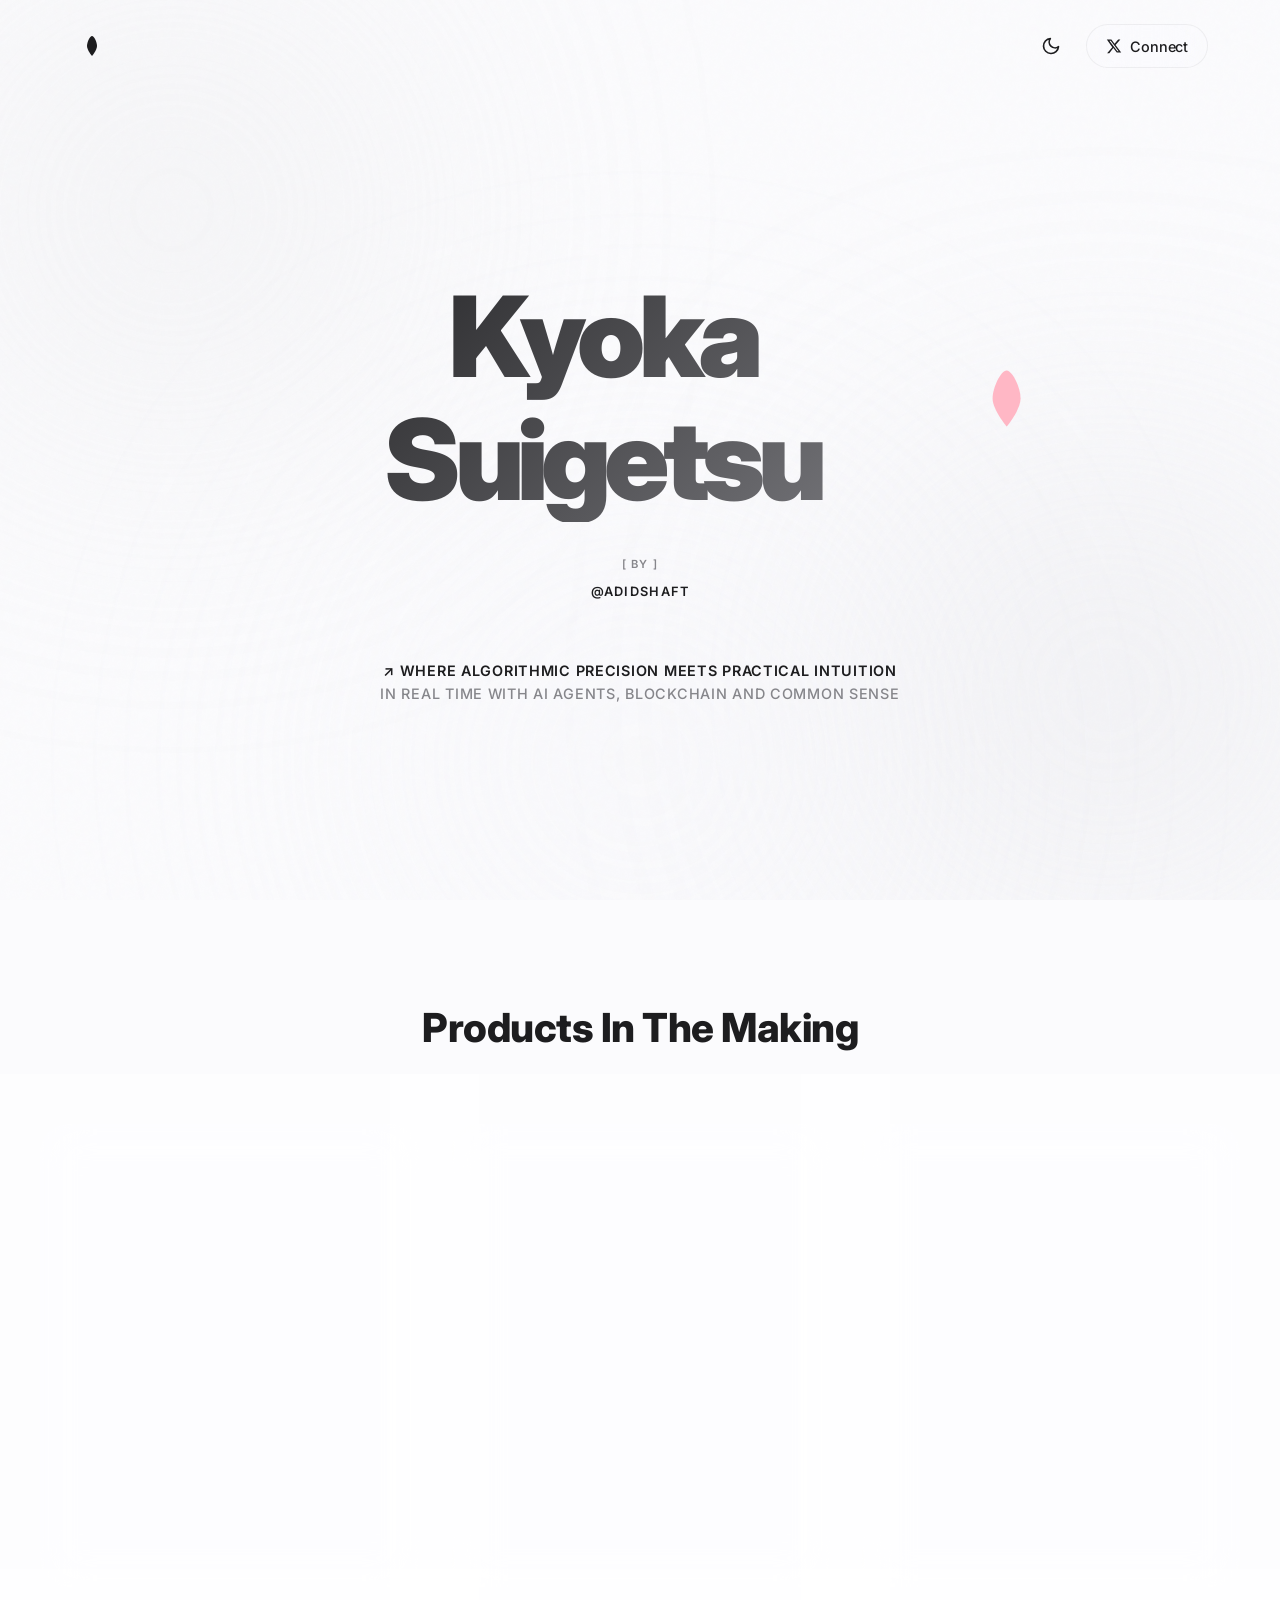
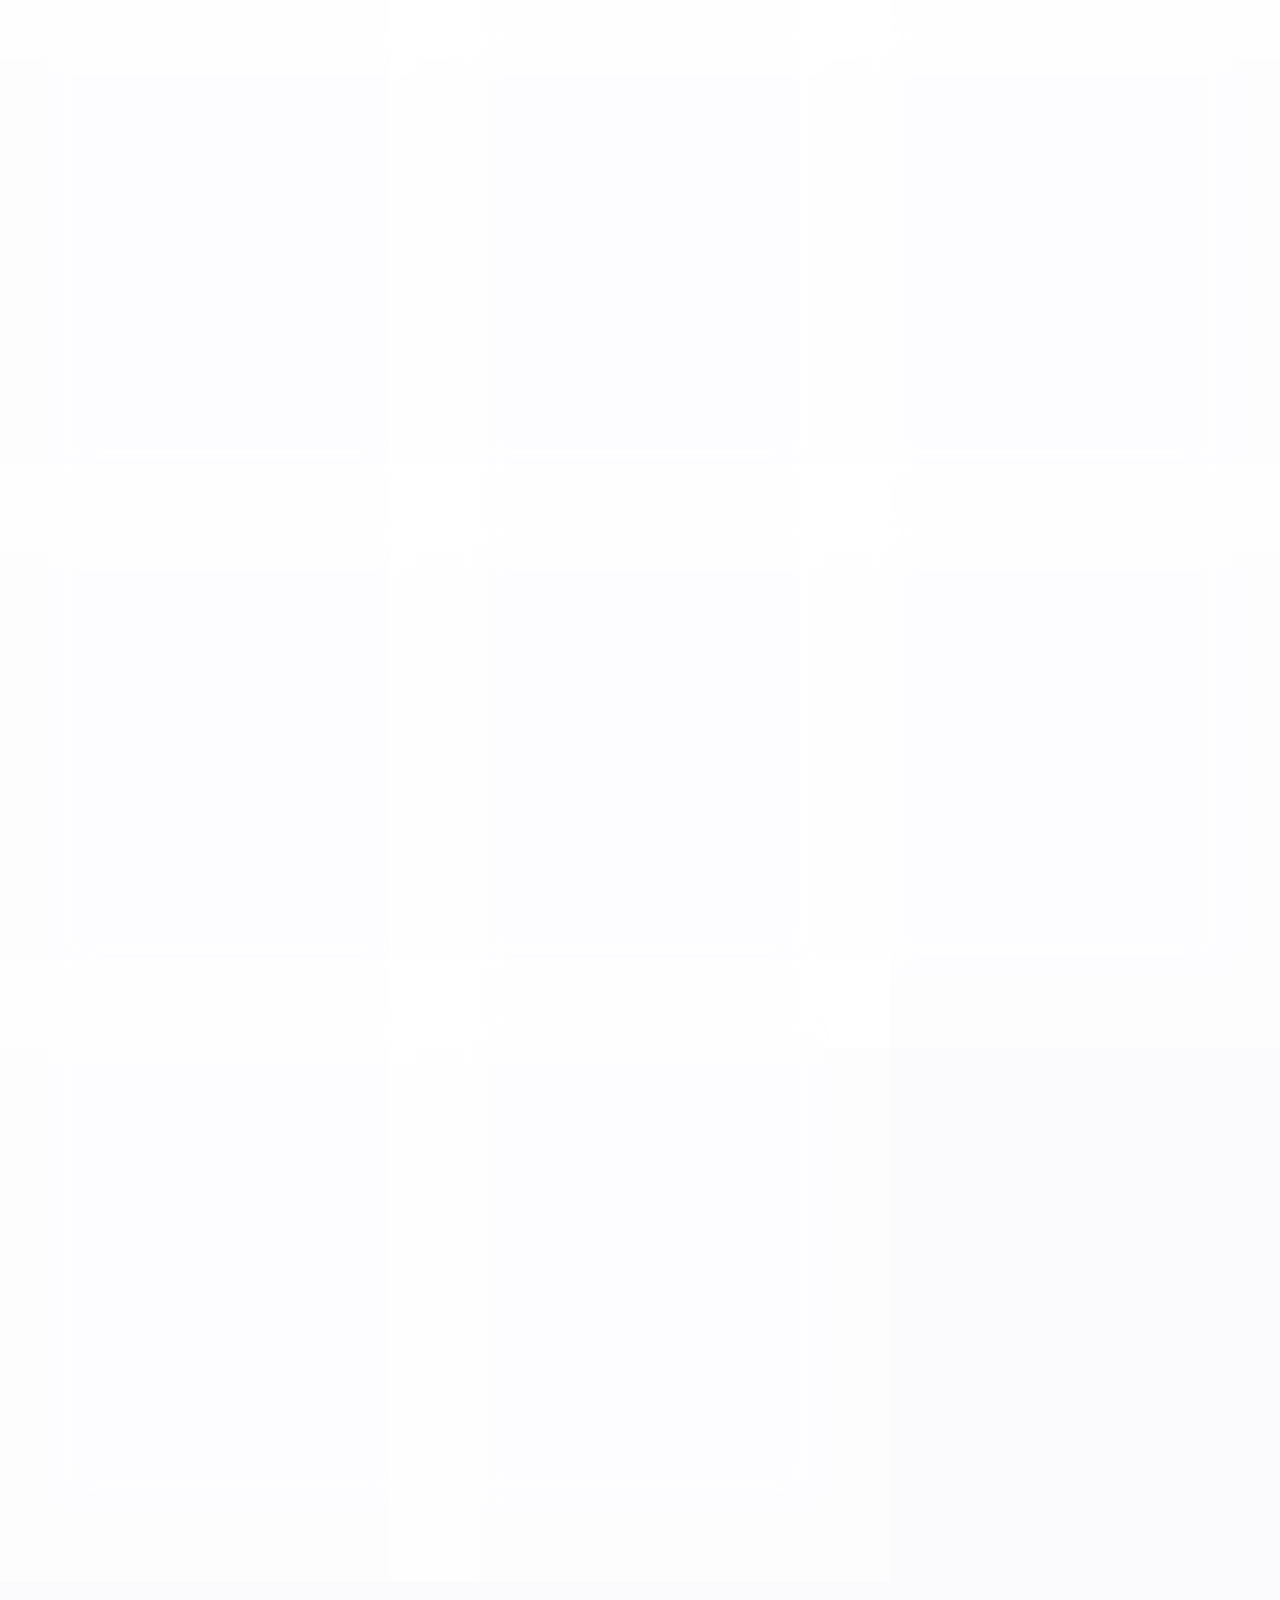
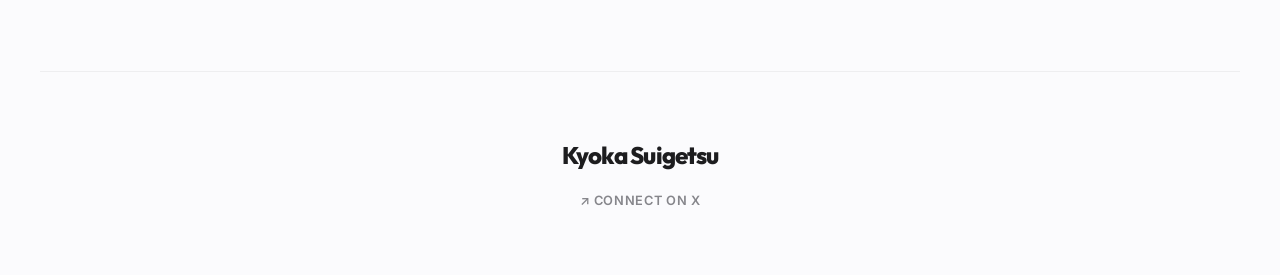
<file: index.html>
<!DOCTYPE html>
<html lang="en">

<head>
    <meta charset="UTF-8">
    <meta name="viewport" content="width=device-width, initial-scale=1.0">
    <title>Kyoka Suigetsu | Tech Growth & AI Agents</title>
    <meta name="description"
        content="Real Time problem solving with AI Agents, Blockchain and common sense. Tech Growth advising for Developer Adoption.">

    <!-- Open Graph / Facebook -->
    <meta property="og:type" content="website">
    <meta property="og:url" content="https://kyokasuigetsu.xyz/">
    <meta property="og:title" content="Kyoka Suigetsu | Tech Growth & AI Agents">
    <meta property="og:description"
        content="Real Time problem solving with AI Agents, Blockchain and common sense. Tech Growth advising for Developer Adoption.">
    <meta property="og:image" content="https://kyokasuigetsu.xyz/images/og-image.png">

    <!-- Twitter -->
    <meta property="twitter:card" content="summary_large_image">
    <meta property="twitter:url" content="https://kyokasuigetsu.xyz/">
    <meta property="twitter:title" content="Kyoka Suigetsu | Tech Growth & AI Agents">
    <meta property="twitter:description"
        content="Real Time problem solving with AI Agents, Blockchain and common sense. Tech Growth advising for Developer Adoption.">
    <meta property="twitter:image" content="https://kyokasuigetsu.xyz/images/og-image.png">

    <link rel="preconnect" href="https://fonts.googleapis.com">
    <link rel="preconnect" href="https://fonts.gstatic.com" crossorigin>
    <link
        href="https://fonts.googleapis.com/css2?family=Inter:wght@300;400;600;800&family=Outfit:wght@300;400;600;800;900&display=swap"
        rel="stylesheet">
    <link rel="stylesheet" href="css/style.css">
</head>

<body>
    <div class="background-elements">
        <div class="glow glow-1"></div>
        <div class="glow glow-2"></div>
        <div class="glow glow-3"></div>
        <div class="noise-overlay"></div>
    </div>

    <nav class="navbar reveal-nav">
        <div class="container nav-container">
            <button id="sakura-btn" class="logo-btn" aria-label="Sakura Animation">
                <svg viewBox="0 0 24 24" class="sakura-icon" fill="currentColor">
                    <path d="M12,2 C10,2 7,8 7,12 C7,16 12,22 12,22 C12,22 17,16 17,12 C17,8 14,2 12,2 Z" />
                </svg>
            </button>
            <div class="nav-actions" style="display: flex; align-items: center; gap: 1rem;">
                <button id="theme-toggle" class="theme-btn" aria-label="Toggle theme">
                    <svg class="sun-icon" viewBox="0 0 24 24" fill="none" stroke="currentColor" stroke-width="2"
                        stroke-linecap="round" stroke-linejoin="round" style="width: 20px; height: 20px;">
                        <circle cx="12" cy="12" r="5"></circle>
                        <line x1="12" y1="1" x2="12" y2="3"></line>
                        <line x1="12" y1="21" x2="12" y2="23"></line>
                        <line x1="4.22" y1="4.22" x2="5.64" y2="5.64"></line>
                        <line x1="18.36" y1="18.36" x2="19.78" y2="19.78"></line>
                        <line x1="1" y1="12" x2="3" y2="12"></line>
                        <line x1="21" y1="12" x2="23" y2="12"></line>
                        <line x1="4.22" y1="19.78" x2="5.64" y2="18.36"></line>
                        <line x1="18.36" y1="5.64" x2="19.78" y2="4.22"></line>
                    </svg>
                    <svg class="moon-icon" viewBox="0 0 24 24" fill="none" stroke="currentColor" stroke-width="2"
                        stroke-linecap="round" stroke-linejoin="round" style="display:none; width: 20px; height: 20px;">
                        <path d="M21 12.79A9 9 0 1 1 11.21 3 7 7 0 0 0 21 12.79z"></path>
                    </svg>
                </button>
                <a href="https://x.com/adidshaft" target="_blank" rel="noopener noreferrer" class="social-btn">
                    <svg viewBox="0 0 24 24" aria-hidden="true" class="x-icon">
                        <path
                            d="M18.244 2.25h3.308l-7.227 8.26 8.502 11.24H16.17l-5.214-6.817L4.99 22.75H1.68l7.73-8.835L1.254 2.25H8.08l4.713 6.231zm-1.161 17.52h1.833L7.084 4.126H5.117z">
                        </path>
                    </svg>
                    <span class="btn-text">Connect</span>
                </a>
            </div>
        </div>
    </nav>

    <main>
        <section class="hero-section container">
            <div class="hero-content reveal-on-scroll"
                style="display: flex; flex-direction: column; align-items: center; text-align: center;">
                <h1 class="hero-title gradient-text"
                    style="font-size: clamp(3rem, 10vw, 7rem); letter-spacing: -0.06em; margin-bottom: 2rem; display: flex; align-items: center; justify-content: center; gap: 0.5rem;">
                    Kyoka Suigetsu
                    <span id="hero-sakura-btn"
                        style="cursor: pointer; display: inline-flex; transition: transform 0.3s ease; color: #ffb7c5;"
                        onmouseover="this.style.transform='scale(1.2) rotate(15deg)'"
                        onmouseout="this.style.transform='scale(1) rotate(0deg)'">
                        <svg viewBox="0 0 24 24" width="0.6em" height="0.6em" fill="currentColor">
                            <path d="M12,2 C10,2 7,8 7,12 C7,16 12,22 12,22 C12,22 17,16 17,12 C17,8 14,2 12,2 Z" />
                        </svg>
                    </span>
                </h1>

                <div
                    style="font-size: 0.8rem; letter-spacing: 0.1em; text-transform: uppercase; font-weight: 600; color: var(--text-primary); margin-bottom: 3.5rem;">
                    <span style="color: var(--text-secondary); font-size: 0.7rem;">[ BY ]</span><br>
                    <a href="https://x.com/adidshaft" target="_blank" rel="noopener noreferrer"
                        style="color: inherit; text-decoration: none; display: inline-block; margin-top: 0.5rem; transition: opacity 0.3s;"
                        onmouseover="this.style.opacity='0.7'" onmouseout="this.style.opacity='1'">@ADIDSHAFT</a>
                </div>

                <p class="hero-subtitle"
                    style="max-width: 800px; margin: 0 auto; font-size: 0.9rem; text-transform: uppercase; letter-spacing: 0.05em; line-height: 1.6; font-weight: 600; color: var(--text-primary);">
                    ↗ WHERE ALGORITHMIC PRECISION MEETS PRACTICAL INTUITION<br>
                    <span style="color: var(--text-secondary); font-weight: 500;">IN REAL TIME WITH AI AGENTS,
                        BLOCKCHAIN AND COMMON SENSE</span>
                </p>
            </div>
        </section>

        <section class="products-section container reveal-on-scroll">
            <h2 class="section-title">Products In The Making</h2>
            <div class="products-grid">
                <a href="https://apps.apple.com/in/app/alter-end-of-swiping/id6759530586" target="_blank" rel="noopener noreferrer"
                    style="text-decoration: none; color: inherit; display: block;" class="product-card" id="alter-card">
                    <div class="card-content">
                        <div class="product-icon-wrapper">
                            <img src="images/alter_app_icon.png" alt="Alter App Icon" class="product-icon"
                                id="alter-icon"
                                onerror="this.onerror=null; this.src='data:image/svg+xml,%3Csvg xmlns=\'http://www.w3.org/2000/svg\' width=\'100\' height=\'100\' viewBox=\'0 0 100 100\'%3E%3Crect width=\'100\' height=\'100\' fill=\'%23333\'/%3E%3Ctext x=\'50\' y=\'50\' font-family=\'Arial\' font-size=\'14\' fill=\'white\' text-anchor=\'middle\' dy=\'.3em\'%3EAlter App%3C/text%3E%3C/svg%3E';">
                        </div>
                        <h3 class="product-name">ALTER</h3>
                        <p class="product-desc">Alter: End of Swiping. AI Agents for dating.</p>
                        <div class="product-tags">
                            <span class="tag">AI Agent</span>
                            <span class="tag">Dating</span>
                            <span class="tag">Human Compatibility</span>
                        </div>
                    </div>
                </a>

                <a href="https://github.com/adidshaft/arbiter" target="_blank" rel="noopener noreferrer"
                    style="text-decoration: none; color: inherit; display: block;" class="product-card" id="arbiter-card">
                    <div class="card-content">
                        <div class="product-icon-wrapper">
                            <img src="images/arbiter-logo.png" alt="Arbiter Logo" class="product-icon"
                                id="arbiter-icon" style="border-radius: 22%;">
                        </div>
                        <h3 class="product-name">Arbiter</h3>
                        <p class="product-desc">Automated DeFi management powered by AI Agents for Stables and yields.</p>
                        <div class="product-tags">
                            <span class="tag">AI Agents</span>
                            <span class="tag">DeFi</span>
                            <span class="tag">Stables</span>
                        </div>
                    </div>
                </a>

                <a href="https://atria.kyokasuigetsu.xyz" target="_blank" rel="noopener noreferrer"
                    style="text-decoration: none; color: inherit; display: block;" class="product-card" id="atria-card">
                    <div class="card-content">
                        <div class="product-icon-wrapper">
                            <img src="images/atria_icon.png" alt="Atria Icon" class="product-icon"
                                id="atria-icon" style="border-radius: 22%;">
                        </div>
                        <h3 class="product-name">Atria</h3>
                        <p class="product-desc">Private, local-first strap intelligence for recovery, sleep, strain, workouts, and trends on iPhone.</p>
                        <div class="product-tags">
                            <span class="tag">Health &amp; Fitness</span>
                            <span class="tag">Local First</span>
                            <span class="tag">iPhone</span>
                            <span class="tag">Bluetooth</span>
                        </div>
                    </div>
                </a>

                <a href="https://github.com/adidshaft/cribble" target="_blank" rel="noopener noreferrer"
                    style="text-decoration: none; color: inherit; display: block;" class="product-card" id="cribble-card">
                    <div class="card-content">
                        <div class="product-icon-wrapper">
                            <img src="images/cribble_icon.png" alt="Cribble Icon" class="product-icon"
                                id="cribble-icon" style="border-radius: 22%;">
                        </div>
                        <h3 class="product-name">Cribble</h3>
                        <p class="product-desc">Local intelligence for calm reading, connected notes, and private AI-assisted workflows.</p>
                        <div class="product-tags">
                            <span class="tag">Knowledge Tools</span>
                            <span class="tag">Local First</span>
                            <span class="tag">macOS</span>
                            <span class="tag">Open Source</span>
                        </div>
                    </div>
                </a>

                <a href="https://apps.apple.com/in/app/fizz-your-daily-braingasm/id6765945846" target="_blank" rel="noopener noreferrer"
                    style="text-decoration: none; color: inherit; display: block;" class="product-card" id="fizz-card">
                    <div class="card-content">
                        <div class="product-icon-wrapper">
                            <img src="images/fizz_icon.png" alt="Fizz Icon" class="product-icon"
                                id="fizz-icon" style="border-radius: 22%;">
                        </div>
                        <h3 class="product-name">Fizz</h3>
                        <p class="product-desc">Adaptive AI braingasm for your daily mental spark.</p>
                        <div class="product-tags">
                            <span class="tag">Adaptive AI</span>
                            <span class="tag">Consumer App</span>
                            <span class="tag">iOS</span>
                        </div>
                    </div>
                </a>

                <a href="https://icodex.kyokasuigetsu.xyz" target="_blank" rel="noopener noreferrer"
                    style="text-decoration: none; color: inherit; display: block;" class="product-card" id="icodex-card">
                    <div class="card-content">
                        <div class="product-icon-wrapper">
                            <img src="images/icodex_icon.png" alt="iCodex Icon" class="product-icon"
                                id="icodex-icon" style="border-radius: 22%;">
                        </div>
                        <h3 class="product-name">iCodex</h3>
                        <p class="product-desc">Control your Codex sessions from your iPhone. Same Mac, same threads.</p>
                        <div class="product-tags">
                            <span class="tag">AI</span>
                            <span class="tag">Codex</span>
                            <span class="tag">Utilities</span>
                        </div>
                    </div>
                </a>

                <a href="https://www.npmjs.com/package/mkreel" target="_blank" rel="noopener noreferrer"
                    style="text-decoration: none; color: inherit; display: block;" class="product-card" id="mkreel-card">
                    <div class="card-content">
                        <div class="product-icon-wrapper">
                            <img src="images/mkreel-logo.png" alt="mkreel Logo" class="product-icon"
                                id="mkreel-icon" style="border-radius: 22%;">
                        </div>
                        <h3 class="product-name">mkreel</h3>
                        <p class="product-desc">Creator-grade CLI for clipping YouTube videos into polished reels.</p>
                        <div class="product-tags">
                            <span class="tag">CLI Tool</span>
                            <span class="tag">Creator Tool</span>
                            <span class="tag">Reels</span>
                        </div>
                    </div>
                </a>

                <a href="https://rdr.kyokasuigetsu.xyz" target="_blank" rel="noopener noreferrer"
                    style="text-decoration: none; color: inherit; display: block;" class="product-card" id="rdr-card">
                    <div class="card-content">
                        <div class="product-icon-wrapper">
                            <img src="images/rdr.jpg" alt="RDR Logo" class="product-icon"
                                id="rdr-icon" style="border-radius: 22%;">
                        </div>
                        <h3 class="product-name">RDR: Agentic Era</h3>
                        <p class="product-desc">The autonomous western arena powered by AI Agents.</p>
                        <div class="product-tags">
                            <span class="tag">AI Agents</span>
                            <span class="tag">Gaming</span>
                            <span class="tag">x402</span>
                        </div>
                    </div>
                </a>

                <a href="https://github.com/adidshaft/ross-gemma4" target="_blank" rel="noopener noreferrer"
                    style="text-decoration: none; color: inherit; display: block;" class="product-card" id="ross-card">
                    <div class="card-content">
                        <div class="product-icon-wrapper">
                            <img src="images/ross_logo.svg" alt="ROSS Logo" class="product-icon"
                                id="ross-icon" style="border-radius: 22%;">
                        </div>
                        <h3 class="product-name">ROSS</h3>
                        <p class="product-desc">Private legal workbench for lawyers using Gemma 4 with MTP, MLX, and CoreAI.</p>
                        <div class="product-tags">
                            <span class="tag">CoreAI</span>
                            <span class="tag">Gemma 4</span>
                            <span class="tag">Legal AI</span>
                            <span class="tag">MLX</span>
                            <span class="tag">Private AI</span>
                        </div>
                    </div>
                </a>

                <a href="https://solanasuper.kyokasuigetsu.xyz" target="_blank" rel="noopener noreferrer"
                    style="text-decoration: none; color: inherit; display: block;" class="product-card" id="solanasuper-card">
                    <div class="card-content">
                        <div class="product-icon-wrapper">
                            <img src="images/solanasuper_icon.svg" alt="SolanaSuper Icon" class="product-icon"
                                id="solanasuper-icon">
                        </div>
                        <h3 class="product-name">SolanaSuper</h3>
                        <p class="product-desc">The decentralized super app for Solana. DeFi, offline mesh transactions, and sovereign data — in one.</p>
                        <div class="product-tags">
                            <span class="tag">DeFi</span>
                            <span class="tag">Offline Mesh</span>
                            <span class="tag">Offline Payment</span>
                            <span class="tag">Open Source</span>
                            <span class="tag">Solana</span>
                        </div>
                    </div>
                </a>

                <a href="https://github.com/adidshaft/starkveil" target="_blank" rel="noopener noreferrer"
                    style="text-decoration: none; color: inherit; display: block;" class="product-card" id="starkveil-card">
                    <div class="card-content">
                        <div class="product-icon-wrapper">
                            <img src="images/starkveil_icon.png" alt="StarkVeil Icon" class="product-icon"
                                id="starkveil-icon" style="border-radius: 22%;">
                        </div>
                        <h3 class="product-name">StarkVeil</h3>
                        <p class="product-desc">Native iOS Shielded Pool for Starknet. Total financial privacy with Zero-Knowledge STARK proofs generated directly on A-series silicon.</p>
                        <div class="product-tags">
                            <span class="tag">Crypto</span>
                            <span class="tag">Native Shielded Privacy</span>
                            <span class="tag">STARKs</span>
                            <span class="tag">Wallet</span>
                        </div>
                    </div>
                </a>

            </div>
        </section>
    </main>

    <footer class="footer container reveal-on-scroll">
        <div class="footer-content"
            style="flex-direction: column; align-items: center; justify-content: center; gap: 0.5rem; text-align: center;">
            <div class="footer-brand" style="font-size: 1.5rem; letter-spacing: -0.04em;">Kyoka Suigetsu</div>
            <div
                style="font-size: 0.8rem; font-weight: 600; letter-spacing: 0.05em; text-transform: uppercase; margin-top: 0.5rem;">
                <a href="https://x.com/adidshaft" target="_blank" rel="noopener noreferrer"
                    style="color: var(--text-secondary); text-decoration: none; transition: color 0.3s;"
                    onmouseover="this.style.color='var(--text-primary)'"
                    onmouseout="this.style.color='var(--text-secondary)'">↗ CONNECT ON X</a>
            </div>
        </div>
    </footer>

    <div id="sakura-container"></div>
    <script src="js/main.js"></script>
</body>

</html>
</file>
<file: css/style.css>
:root {
    --bg-dark: #fbfbfd;
    --bg-card: rgba(255, 255, 255, 0.6);
    --text-primary: #1d1d1f;
    --text-secondary: #86868b;
    --accent-glow: #e0e0e0;
    --accent-glow-2: #d1d1d6;
    --accent-glow-3: #f2f2f7;
    --border-color: rgba(0, 0, 0, 0.05);
    --glass-blur: blur(24px) saturate(180%);
    --nav-bg: rgba(251, 251, 253, 0.8);
    --badge-bg: rgba(255, 255, 255, 0.8);
    --badge-text: #1d1d1f;
    --tag-bg: rgba(0, 0, 0, 0.03);
    --tag-border: rgba(0, 0, 0, 0.05);
    --tag-text: #86868b;
    --img-bg: #f5f5f7;
    --shadow-soft: 0 10px 40px rgba(0, 0, 0, 0.05);
}

[data-theme="dark"] {
    --bg-dark: #000000;
    --bg-card: rgba(28, 28, 30, 0.6);
    --text-primary: #f5f5f7;
    --text-secondary: #86868b;
    --accent-glow: #1a1a1c;
    --accent-glow-2: #2c2c2e;
    --accent-glow-3: #111112;
    --border-color: rgba(255, 255, 255, 0.08);
    --nav-bg: rgba(0, 0, 0, 0.8);
    --badge-bg: rgba(28, 28, 30, 0.8);
    --badge-text: #f5f5f7;
    --tag-bg: rgba(255, 255, 255, 0.04);
    --tag-border: rgba(255, 255, 255, 0.08);
    --tag-text: #a1a1a6;
    --img-bg: #111111;
    --shadow-soft: 0 10px 40px rgba(0, 0, 0, 0.5);
}

* {
    margin: 0;
    padding: 0;
    box-sizing: border-box;
}

body {
    font-family: -apple-system, BlinkMacSystemFont, 'SF Pro Display', 'Inter', sans-serif;
    background-color: var(--bg-dark);
    color: var(--text-primary);
    overflow-x: hidden;
    line-height: 1.6;
    letter-spacing: -0.015em;
}

h1,
h2,
h3,
h4,
h5,
h6 {
    font-family: -apple-system, BlinkMacSystemFont, 'SF Pro Display', 'Inter', sans-serif;
}

/* Background Effects */
.background-elements {
    position: fixed;
    top: 0;
    left: 0;
    width: 100vw;
    height: 100vh;
    z-index: -1;
    overflow: hidden;
    pointer-events: none;
}

.glow {
    position: absolute;
    width: 600px;
    height: 600px;
    border-radius: 50%;
    filter: blur(140px);
    opacity: 0.5;
    animation: float 20s infinite ease-in-out alternate;
}

.glow-1 {
    top: -10%;
    left: -10%;
    background: radial-gradient(circle, var(--accent-glow) 0%, transparent 70%);
    animation-delay: 0s;
}

.glow-2 {
    bottom: -10%;
    right: -10%;
    background: radial-gradient(circle, var(--accent-glow-2) 0%, transparent 70%);
    animation-delay: -5s;
}

.glow-3 {
    top: 40%;
    left: 50%;
    transform: translateX(-50%);
    background: radial-gradient(circle, var(--accent-glow-3) 0%, transparent 70%);
    width: 800px;
    height: 800px;
    opacity: 0.3;
    animation-delay: -10s;
}

.noise-overlay {
    position: absolute;
    top: 0;
    left: 0;
    width: 100%;
    height: 100%;
    background-image: url('data:image/svg+xml,%3Csvg viewBox="0 0 200 200" xmlns="http://www.w3.org/2000/svg"%3E%3Cfilter id="noiseFilter"%3E%3CfeTurbulence type="fractalNoise" baseFrequency="0.65" numOctaves="3" stitchTiles="stitch"/%3E%3C/filter%3E%3Crect width="100%25" height="100%25" filter="url(%23noiseFilter)"/%3E%3C/svg%3E');
    opacity: 0.02;
    mix-blend-mode: overlay;
}

@keyframes float {
    0% {
        transform: translate(0, 0) scale(1);
    }

    50% {
        transform: translate(30px, -30px) scale(1.1);
    }

    100% {
        transform: translate(-20px, 20px) scale(0.9);
    }
}

/* Layout */
.container {
    max-width: 1200px;
    margin: 0 auto;
    padding: 0 2rem;
}

/* Navigation */
.navbar {
    padding: 1.5rem 0;
    position: fixed;
    top: 0;
    left: 0;
    width: 100%;
    z-index: 100;
    transition: background-color 0.3s, backdrop-filter 0.3s;
}

.navbar.scrolled {
    background-color: var(--nav-bg);
    backdrop-filter: var(--glass-blur);
    border-bottom: 1px solid var(--border-color);
}

.nav-container {
    display: flex;
    justify-content: space-between;
    align-items: center;
}

.logo-btn {
    background: none;
    border: none;
    cursor: pointer;
    padding: 0.5rem;
    display: flex;
    align-items: center;
    justify-content: center;
    color: var(--text-primary);
    transition: transform 0.3s ease, color 0.3s ease;
    border-radius: 50%;
}

.logo-btn:hover {
    transform: scale(1.1) rotate(15deg);
    color: #ffb7c5;
    /* Sakura pink on hover */
}

.sakura-icon {
    width: 24px;
    height: 24px;
}

.social-btn {
    display: flex;
    align-items: center;
    gap: 0.5rem;
    padding: 0.6rem 1.2rem;
    background: rgba(255, 255, 255, 0.05);
    border: 1px solid var(--border-color);
    border-radius: 100px;
    color: var(--text-primary);
    text-decoration: none;
    font-weight: 500;
    font-size: 0.9rem;
    transition: all 0.3s ease;
    backdrop-filter: var(--glass-blur);
}

.social-btn:hover {
    background: rgba(255, 255, 255, 0.1);
    transform: translateY(-2px);
    box-shadow: 0 10px 20px rgba(0, 0, 0, 0.2);
}

.x-icon {
    width: 16px;
    height: 16px;
    fill: currentColor;
}

/* Hero Section */
.hero-section {
    min-height: 100vh;
    display: flex;
    align-items: center;
    justify-content: center;
    text-align: center;
    padding-top: 80px;
}

.hero-content {
    max-width: 800px;
}

.badge-wrapper {
    display: inline-block;
    position: relative;
    margin-bottom: 1.5rem;
    padding: 1px;
    border-radius: 100px;
    background: linear-gradient(90deg, rgba(255, 255, 255, 0.1), rgba(255, 255, 255, 0.0));
}

.badge {
    display: block;
    padding: 0.5rem 1rem;
    background: var(--badge-bg);
    backdrop-filter: var(--glass-blur);
    border-radius: 100px;
    font-size: 0.85rem;
    font-weight: 600;
    color: var(--badge-text);
    border: 1px solid var(--border-color);
}

.hero-title {
    font-size: 4.5rem;
    font-weight: 900;
    line-height: 1.1;
    margin-bottom: 1.5rem;
    letter-spacing: -0.04em;
}

.gradient-text {
    background: linear-gradient(135deg, var(--text-primary) 0%, var(--text-secondary) 100%);
    -webkit-background-clip: text;
    -webkit-text-fill-color: transparent;
    background-clip: text;
}

.hero-subtitle {
    font-size: 1.25rem;
    color: var(--text-secondary);
    max-width: 600px;
    margin: 0 auto;
    font-weight: 400;
}

/* Products Section */
.products-section {
    padding: 6rem 0;
}

.section-title {
    font-size: 2.5rem;
    font-weight: 800;
    text-align: center;
    margin-bottom: 4rem;
    letter-spacing: -0.5px;
}

.products-grid {
    display: grid;
    grid-template-columns: repeat(auto-fit, minmax(320px, 1fr));
    gap: 2rem;
    justify-content: center;
}

.product-card {
    position: relative;
    background: var(--bg-card);
    border-radius: 28px;
    padding: 3rem;
    overflow: hidden;
    border: 1px solid var(--border-color);
    backdrop-filter: var(--glass-blur);
    transition: transform 0.4s cubic-bezier(0.175, 0.885, 0.32, 1.275);
    max-width: 440px;
    margin: 0 auto;
    box-shadow: var(--shadow-soft);
}

.product-card:hover {
    transform: translateY(-8px);
}

.card-glow {
    position: absolute;
    width: 250px;
    height: 250px;
    background: radial-gradient(circle, rgba(135, 80, 247, 0.15) 0%, transparent 70%);
    border-radius: 50%;
    top: -50px;
    left: -50px;
    pointer-events: none;
    transition: opacity 0.3s;
    opacity: 0;
}

.card-content {
    position: relative;
    z-index: 10;
    display: flex;
    flex-direction: column;
    align-items: center;
    text-align: center;
}

.product-icon-wrapper {
    position: relative;
    width: 120px;
    height: 120px;
    margin-bottom: 1.5rem;
    border-radius: 28px;
    display: flex;
    align-items: center;
    justify-content: center;
}

.product-icon {
    width: 100%;
    height: 100%;
    object-fit: cover;
    border-radius: 26px;
    box-shadow: 0 10px 30px rgba(0, 0, 0, 0.08);
    background-color: var(--img-bg);
    transition: transform 0.4s cubic-bezier(0.175, 0.885, 0.32, 1.275), box-shadow 0.4s;
    border: 1px solid var(--border-color);
}

.product-card:hover .product-icon {
    transform: scale(1.03);
    box-shadow: 0 15px 40px rgba(0, 0, 0, 0.12);
}

.product-name {
    font-size: 2rem;
    font-weight: 700;
    margin-bottom: 0.5rem;
    letter-spacing: -0.02em;
}

.product-desc {
    color: var(--text-secondary);
    font-size: 0.95rem;
    margin-bottom: 1.5rem;
    line-height: 1.5;
}

.product-tags {
    display: flex;
    gap: 0.5rem;
    flex-wrap: wrap;
    justify-content: center;
}

.tag {
    font-size: 0.75rem;
    font-weight: 600;
    padding: 0.3rem 0.8rem;
    background: var(--tag-bg);
    border: 1px solid var(--tag-border);
    border-radius: 100px;
    color: var(--tag-text);
}

/* Theme Button */
.theme-btn {
    background: transparent;
    border: none;
    color: var(--text-primary);
    cursor: pointer;
    padding: 0.6rem;
    display: flex;
    align-items: center;
    justify-content: center;
    border-radius: 50%;
    transition: all 0.3s ease;
}

.theme-btn:hover {
    background: rgba(120, 120, 150, 0.1);
    transform: rotate(20deg);
}

/* Footer */
.footer {
    padding: 4rem 0;
    border-top: 1px solid var(--border-color);
    margin-top: 4rem;
}

.footer-content {
    display: flex;
    flex-direction: column;
    align-items: center;
    gap: 1rem;
}

.footer-brand {
    font-family: 'Outfit', sans-serif;
    font-size: 1.5rem;
    font-weight: 800;
}

.footer-copy {
    color: var(--text-secondary);
    font-size: 0.9rem;
}

.footer-link {
    color: var(--text-primary);
    text-decoration: none;
    font-weight: 500;
    transition: color 0.3s;
}

.footer-link:hover {
    color: var(--accent-glow);
}

/* Animations Trigger Classes */
.reveal-on-scroll {
    opacity: 0;
    transform: translateY(30px);
    transition: opacity 0.8s ease-out, transform 0.8s ease-out;
}

.reveal-on-scroll.visible {
    opacity: 1;
    transform: translateY(0);
}

/* Responsive */
@media (max-width: 768px) {
    .hero-title {
        font-size: 3rem;
    }

    .hero-subtitle {
        font-size: 1.1rem;
    }
}

/* Sakura Animation System */
#sakura-container {
    position: fixed;
    top: 0;
    left: 0;
    width: 100vw;
    height: 100vh;
    pointer-events: none;
    z-index: 9999;
    overflow: hidden;
}

.sakura-petal {
    position: absolute;
    background-color: #ffb7c5;
    border-radius: 15px 0px 15px 0px;
    opacity: 0.8;
    animation-name: fall, sway;
    animation-timing-function: linear, ease-in-out;
    animation-iteration-count: 1, infinite;
    animation-direction: normal, alternate;
    box-shadow: 0 0 5px rgba(255, 183, 197, 0.5);
}

[data-theme="dark"] .sakura-petal {
    opacity: 0.6;
    box-shadow: 0 0 10px rgba(255, 183, 197, 0.3);
}

@keyframes fall {
    0% {
        top: -10%;
        transform: scale(0.5) rotateX(0deg) rotateY(0deg) rotateZ(0deg);
        opacity: 0;
    }

    10% {
        opacity: 0.8;
    }

    90% {
        opacity: 0.8;
    }

    100% {
        top: 110%;
        transform: scale(1) rotateX(360deg) rotateY(360deg) rotateZ(360deg);
        opacity: 0;
    }
}

@keyframes sway {
    0% {
        margin-left: 0;
    }

    100% {
        margin-left: 100px;
    }
}
</file>
